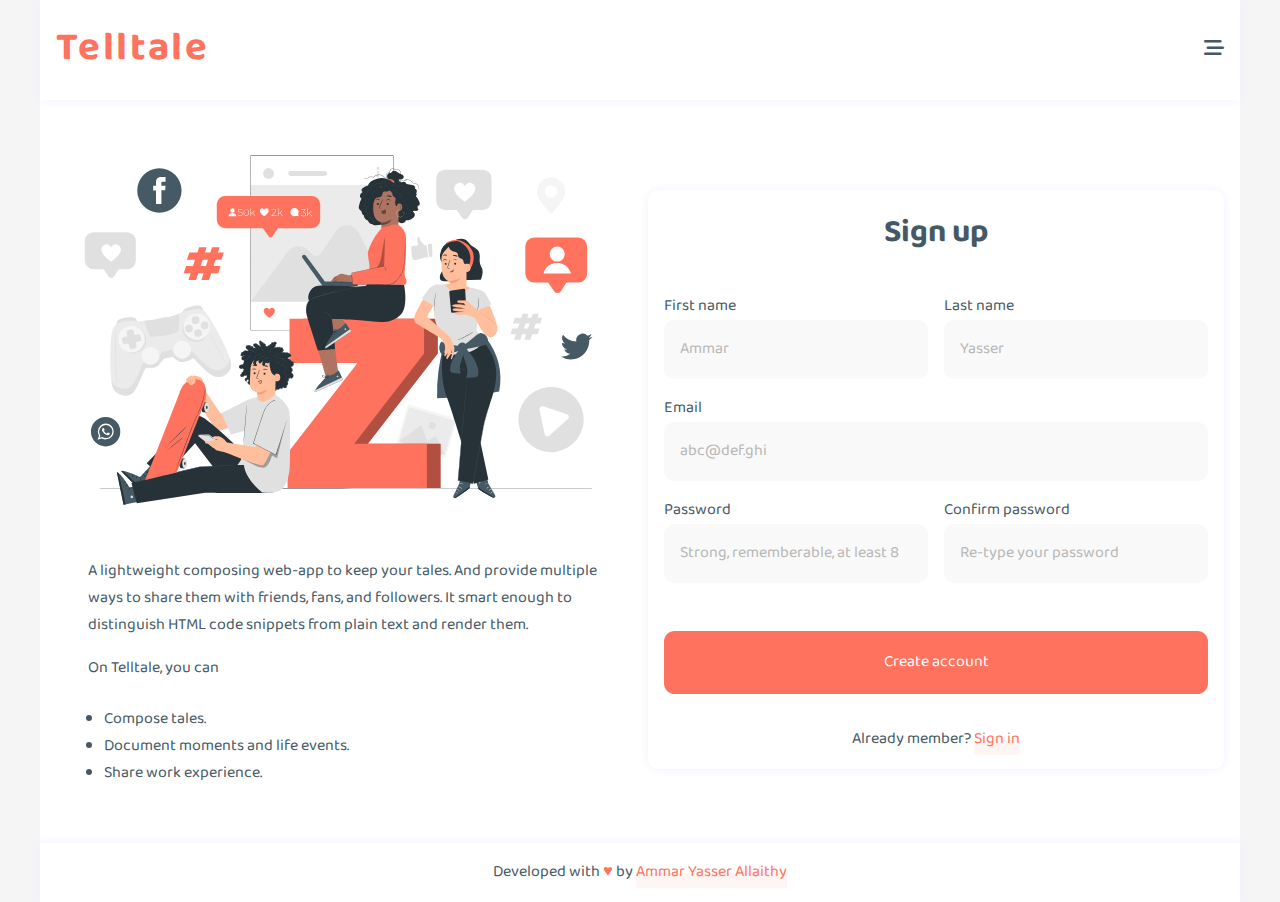
<file: index.html>
<!doctype html>
<html lang="en">

<head>
  <meta charset="UTF-8" />
  <meta name="viewport" content="width=device-width, initial-scale=1" />

  <title>Telltale</title>

  <link rel="shortcut icon" href="/assets/images/logo.png" type="image/x-icon">
  <link rel="stylesheet" href="index.css" />
</head>

<body>
  <header class="app-header">
    <h1 class="app-name">Telltale</h1>

    <span>
      <i class="fa fa-lg fa-bars-staggered"></i>
    </span>
  </header>

  <section class="page-wrapper">
    <section>
      <p>
        <img src="/assets/images/vector.svg" class="logo vector" />
      </p>

      <article class="pd">
        <p class="mg">
          A lightweight composing web-app to keep your tales. And provide multiple ways to share them with friends,
          fans, and followers.
          It smart enough to distinguish HTML code snippets from plain text and render them.
        </p>

        <p class="mg">
          On Telltale, you can
        <ul class="mg">
          <li>Compose tales.</li>
          <li>Document moments and life events.</li>
          <li>Share work experience.</li>
        </ul>
        </p>
      </article>
    </section>

    <section class="pd header-shadow form-container">
      <h1 class="center page-title">Sign up</h1>

      <form>
        <section class="flex">
          <div class="form-field">
            <label for="firstInp">First name</label>

            <input type="text" id="firstInp" class="input" placeholder="Ammar" required />
          </div>

          <div class="form-field">
            <label for="lastInp">Last name</label>

            <input type="text" id="lastInp" class="input" placeholder="Yasser" required />
          </div>
        </section>

        <div class="form-field">
          <label for="emailInp">Email</label>

          <input type="email" id="emailInp" class="input" placeholder="abc@def.ghi" required />
        </div>

        <section class="flex only-in-wide">
          <div class="form-field">
            <label for="pwdInp">Password</label>

            <input type="password" pattern=".{8,}" id="pwdInp" class="input"
              placeholder="Strong, rememberable, at least 8" required />
          </div>

          <div class="form-field">
            <label for="confPwdInp">Confirm password</label>

            <input type="password" pattern=".{8,}" id="confPwdInp" class="input" placeholder="Re-type your password"
              required />
          </div>
        </section>

        <input type="submit" class="btn primary" value="Create account" />
      </form>

      <article class="center">Already member? <a href="/signin/">Sign in</a></article>
    </section>
  </section>

  <footer class="pd center header-shadow">
    Developed with <span class="clr bold">&hearts;</span> by <a href="https://github.com/AmmarYasserAllaithy">Ammar
      Yasser Allaithy</a>
  </footer>


  <script src="https://ammaryasserallaithy.github.io/arkit.js/index.js"></script>
  <script src="/helper.js"></script>
  <script src="index.js"></script>
</body>

</html>
</file>
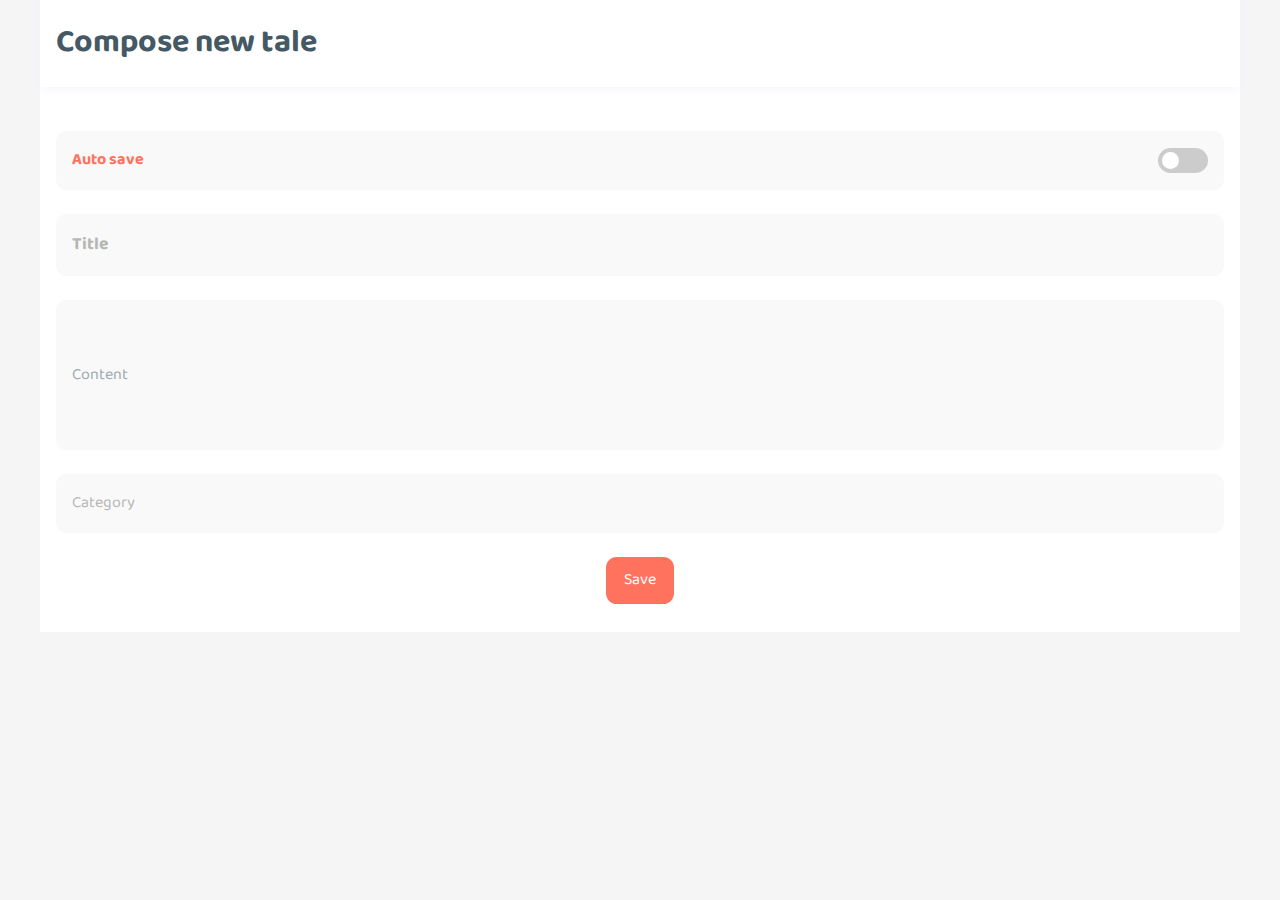
<file: compose/index.html>
<!doctype html>
<html lang="en">

<head>
  <meta charset="UTF-8" />
  <meta name="viewport" content="width=device-width, initial-scale=1" />

  <title>Composer</title>

  <link rel="shortcut icon" href="../assets/images/logo.png" type="image/x-icon">
  <link rel="stylesheet" href="style.css" />
</head>

<body>
  <header class="app-header">
    <h2 class="page-title">Compose new tale</h2>
  </header>

  <form class="page-wrapper">
    <div class="input clr flex-sb auto-save">
      <p class="bold">Auto save</p>

      <p class="flex toggle-wrapper">
        <span class="clr" id="save-status"></span>

        <!-- Rounded switch -->
        <label class="switch">
          <input type="checkbox" id="autosavecheck">
          <span class="slider round"></span>
        </label>
      </p>
    </div>

    <input type="text" placeholder="Title" class="input bold title" required />

    <article contenteditable="true" class="input content empty" required></article>

    <input type="text" placeholder="Category" class="input category" required />

    <input type="submit" class="btn primary" value="Save" />
  </form>


  <script src="https://ammaryasserallaithy.github.io/arkit.js/index.js"></script>
  <script src="../helper.js"></script>
  <script src="main.js"></script>
</body>

</html>
</file>
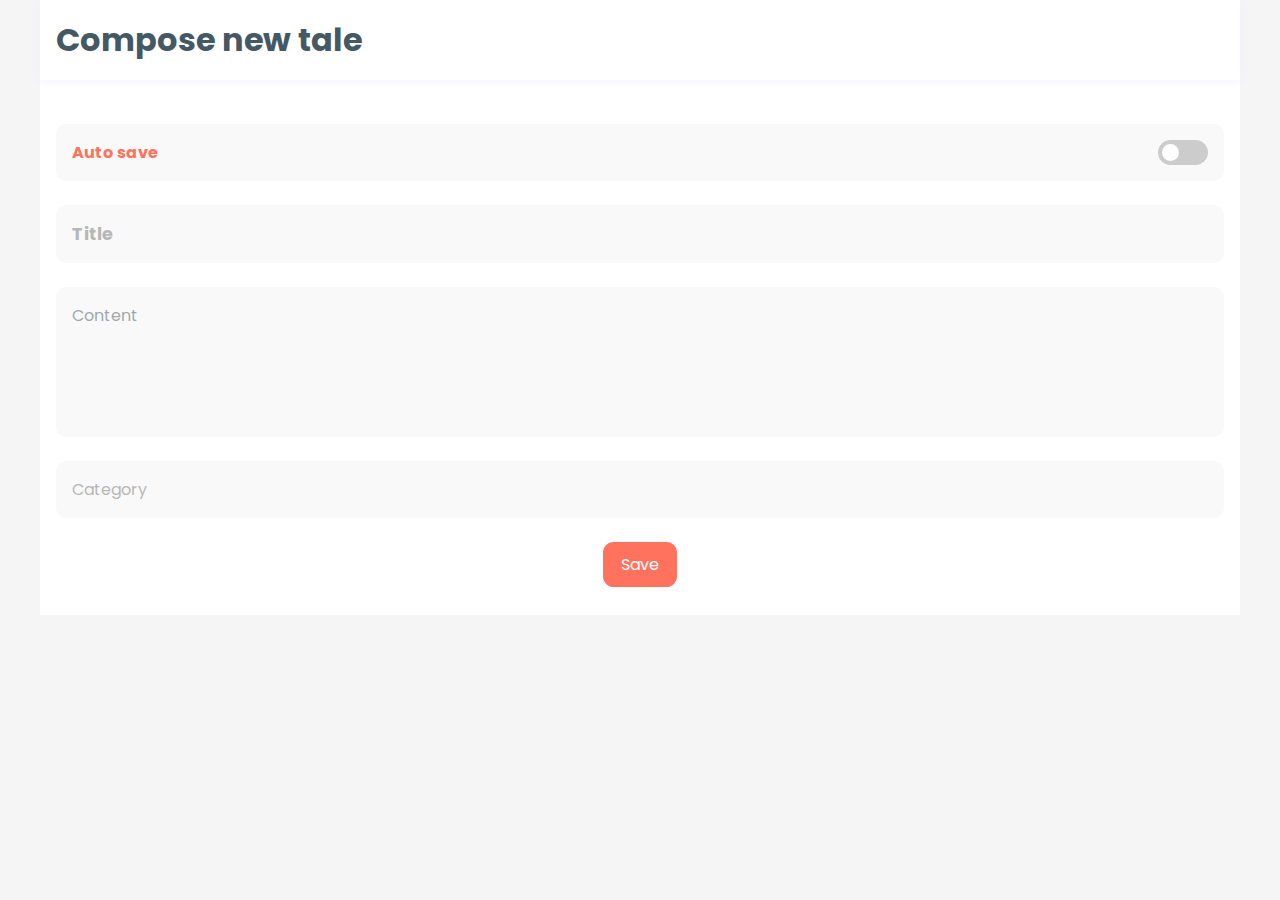
<file: editor/index.html>
<!doctype html>
<html lang="en">

<head>
  <meta charset="UTF-8" />
  <meta name="viewport" content="width=device-width, initial-scale=1" />

  <title>Composer</title>

  <link rel="shortcut icon" href="../_assets/images/logo.png" type="image/x-icon">
  <link rel="stylesheet" href="style.css" />
</head>

<body>
  <header class="app-header">
    <h2 class="page-title">Compose new tale</h2>
  </header>

  <form class="page-wrapper">
    <div class="input clr flex-sb auto-save">
      <p class="bold">Auto save</p>

      <p class="flex toggle-wrapper">
        <span class="clr" id="save-status"></span>

        <!-- Rounded switch -->
        <label class="switch">
          <input type="checkbox" id="autosavecheck">
          <span class="slider round"></span>
        </label>
      </p>
    </div>

    <input type="text" placeholder="Title" class="input bold title" required />

    <article contenteditable="true" class="input content empty" required></article>

    <input type="text" placeholder="Category" class="input category" required />

    <input type="submit" class="btn primary" value="Save" />
  </form>


  <script type="module" src="main.js"></script>
</body>

</html>
</file>
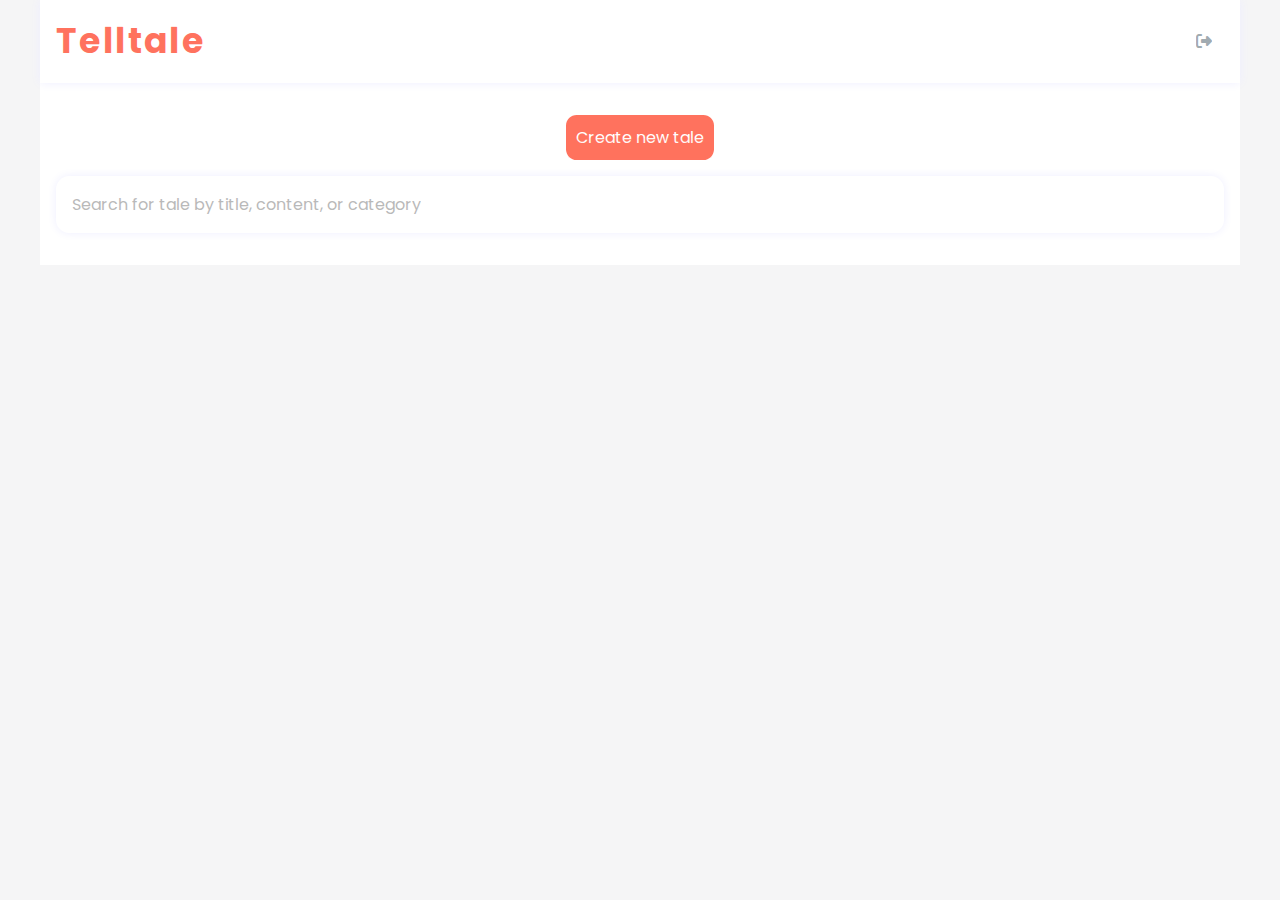
<file: my-tales/index.html>
<!doctype html>
<html lang="en">

<head>
  <meta charset="UTF-8" />
  <meta name="viewport" content="width=device-width, initial-scale=1" />

  <title>Telltale</title>

  <link rel="shortcut icon" href="../_assets/images/logo.png" type="image/x-icon">
  <link rel="stylesheet" href="style.css" />
</head>

<body>
  <header class="app-header">
    <h1 class="app-name">Telltale</h1>

    <div class="flex">
      <p class="bold username"></p>

      <span class="dim logout">
        <i class="fa fa-sign-out-alt"></i>
      </span>
    </div>
  </header>

  <section class="page-wrapper">
    <section class="btn-container">
      <a href="../editor/" class="btn primary">Create new tale</a>
    </section>

    <section class="mg-auto header-shadow search-holder">
      <input type="search" placeholder="Search for tale by title, content, or category" class="input search-bar" />
    </section>

    <section class="tales-container"></section>
  </section>


  <script src="https://ammaryasserallaithy.github.io/arkit.js/index.js"></script>
  <script type="module" src="main.js"></script>
</body>

</html>
</file>
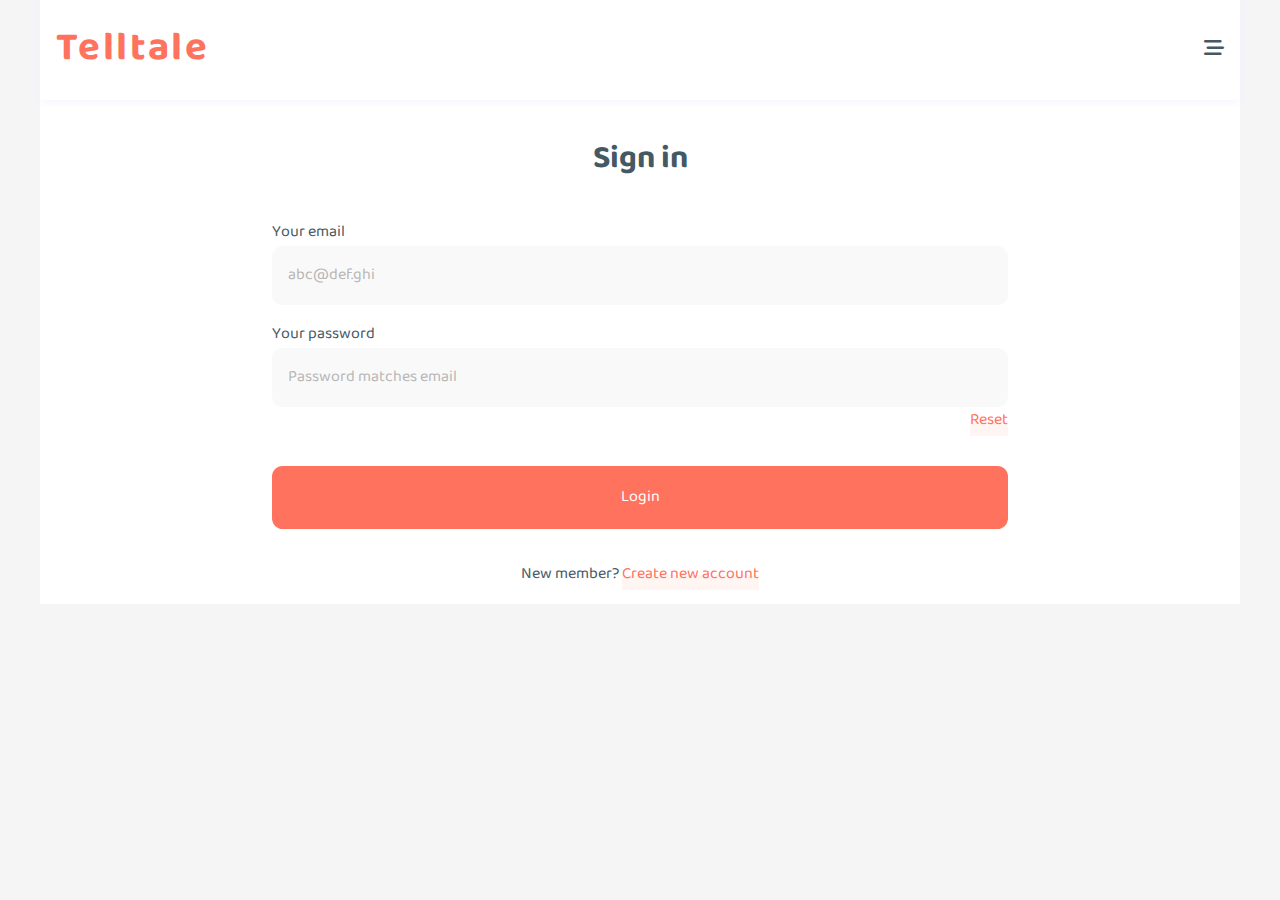
<file: signin/index.html>
<!doctype html>
<html lang="en">

<head>
  <meta charset="UTF-8" />
  <meta name="viewport" content="width=device-width, initial-scale=1" />

  <title>Sign in</title>

  <link rel="shortcut icon" href="../assets/images/logo.png" type="image/x-icon">
  <link rel="stylesheet" href="style.css" />
</head>

<body>
  <header class="app-header">
    <h1 class="app-name">Telltale</h1>

    <span>
      <i class="fa fa-lg fa-bars-staggered"></i>
    </span>
  </header>

  <section class="page-wrapper">
    <h2 class="page-title center">Sign in</h2>

    <form class="mg-auto pd">
      <div class="form-field">
        <label for="emailInp">Your email</label>

        <input type="email" id="emailInp" class="input" placeholder="abc@def.ghi" required />
      </div>

      <div class="form-field">
        <label for="pwdInp">Your password</label>

        <input type="password" id="pwdInp" class="input" placeholder="Password matches email" required />

        <p class="reset">
          <a href=".">Reset</a>
        </p>
      </div>

      <input type="submit" class="btn primary" value="Login" />
    </form>

    <article class="center">
      New member? <a href="../">Create new account</a>
    </article>
  </section>


  <script src="https://ammaryasserallaithy.github.io/arkit.js/index.js"></script>
  <script src="../helper.js"></script>
  <script src="main.js"></script>
</body>

</html>
</file>
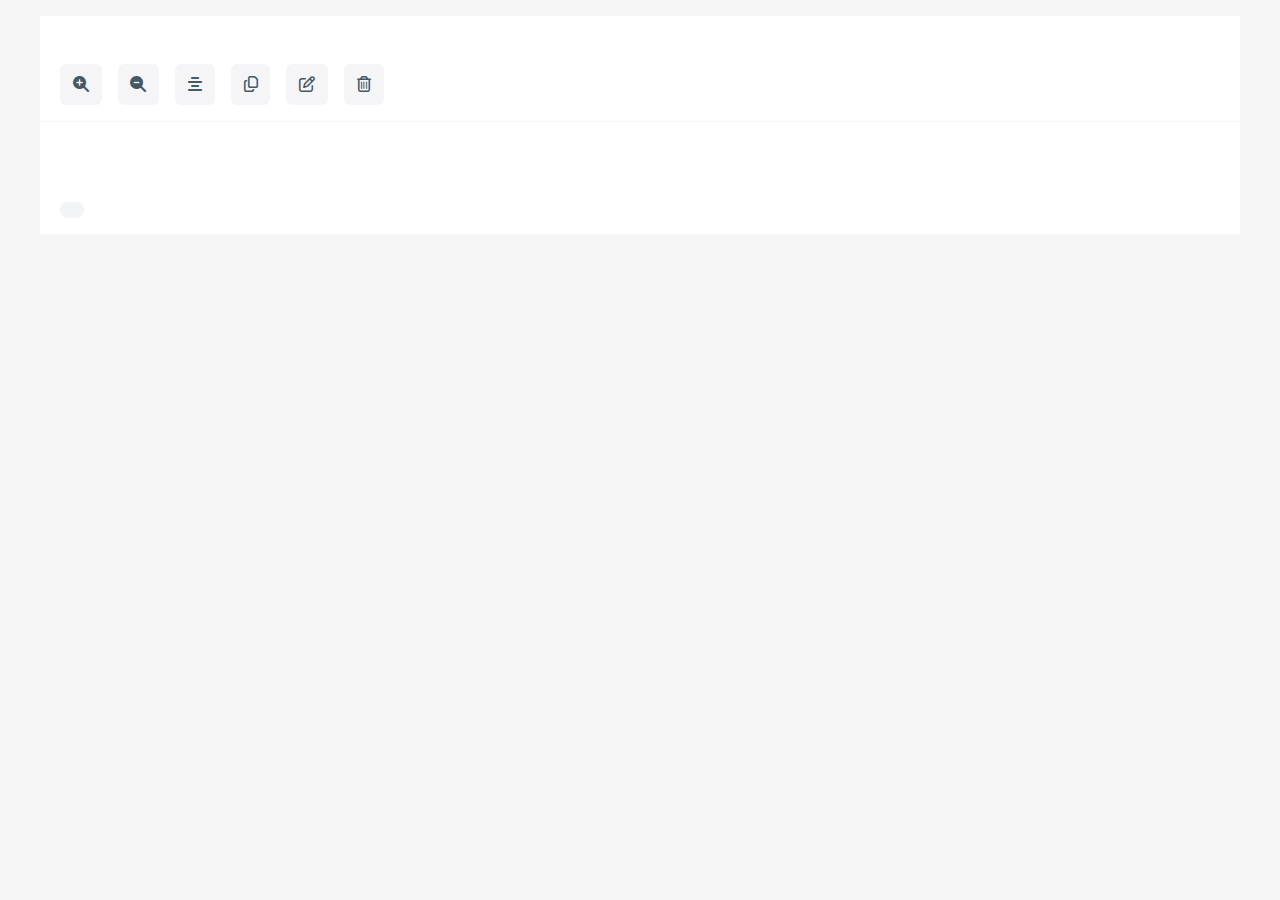
<file: tale/index.html>
<!doctype html>
<html lang="en">

<head>
  <meta charset="UTF-8" />
  <meta name="viewport" content="width=device-width, initial-scale=1" />

  <title>Telltale</title>

  <link rel="shortcut icon" href="../_assets/images/logo.png" type="image/x-icon">
  <link rel="stylesheet" href="style.css" />
</head>

<body>
  <header class="flex-sb" dir="auto">
    <h1 class="title"></h1>

    <p class="date"></p>

    <section class="flex ctrl-holder">
      <span class="ctrl max">
        <i class="fa fa-magnifying-glass-plus"></i>
      </span>

      <span class="ctrl min">
        <i class="fa fa-magnifying-glass-minus"></i>
      </span>

      <span class="ctrl align">
        <i class="fa fa-align-center"></i>
      </span>

      <span class="ctrl copy">
        <i class="far fa-copy"></i>
      </span>

      <span class="ctrl edit">
        <i class="far fa-pen-to-square"></i>
      </span>

      <span class="ctrl delete">
        <i class="far fa-trash-alt"></i>
      </span>
    </section>
  </header>

  <article class="content"></article>

  <div class="flex" dir="auto">
    <span class="cat"></span>
  </div>


  <script type="module" src="main.js"></script>
</body>

</html>
</file>
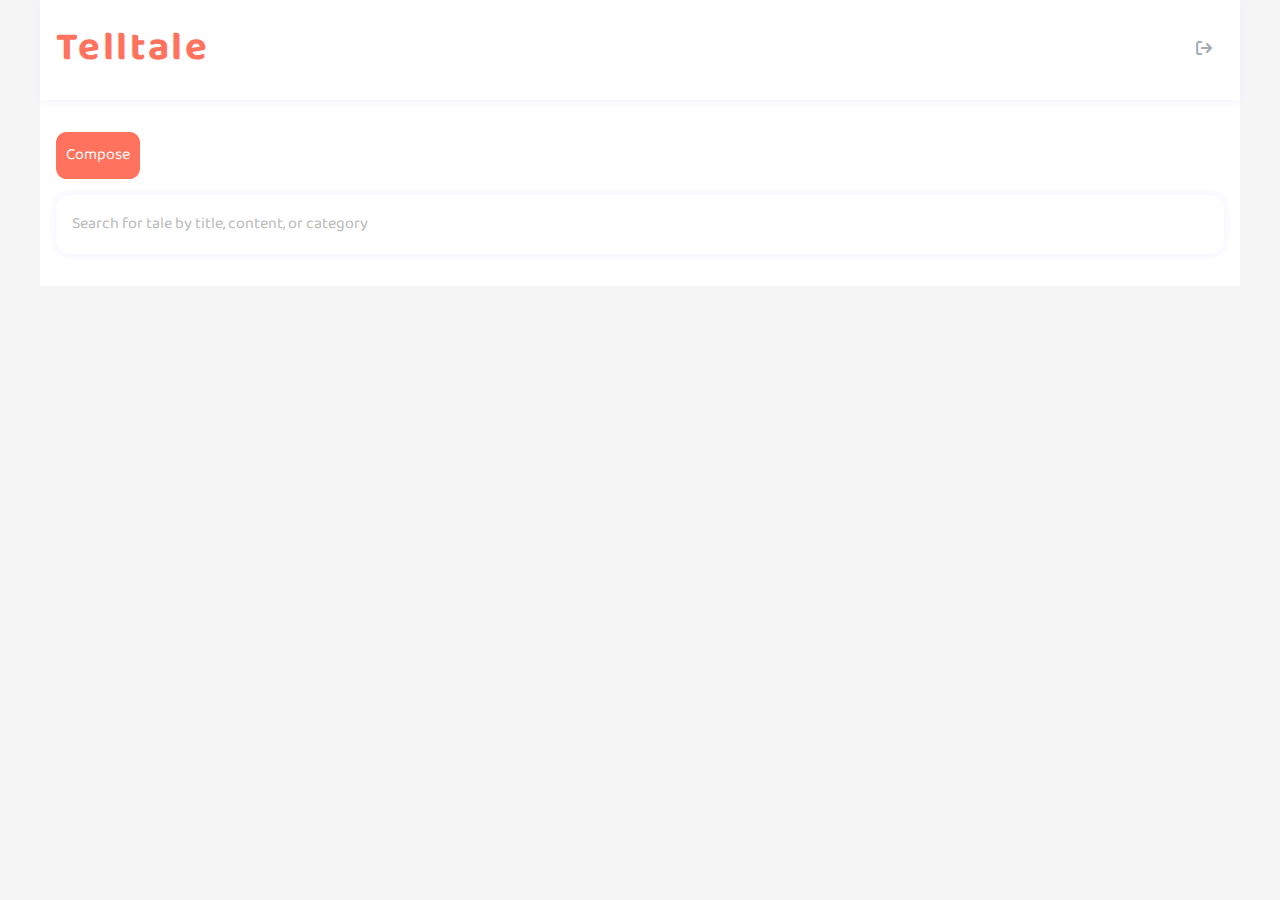
<file: tales/index.html>
<!doctype html>
<html lang="en">

<head>
  <meta charset="UTF-8" />
  <meta name="viewport" content="width=device-width, initial-scale=1" />

  <title>Telltale</title>

  <link rel="shortcut icon" href="/assets/images/logo.png" type="image/x-icon">
  <link rel="stylesheet" href="style.css" />
</head>

<body>
  <header class="app-header">
    <h1 class="app-name">Telltale</h1>

    <div class="flex">
      <p class="bold username"></p>

      <span class="dim logout">
        <i class="fa fa-sign-out"></i>
      </span>
    </div>
  </header>

  <section class="page-wrapper">
    <section>
      <a href="/compose/" class="btn primary">Compose</a>
    </section>

    <section class="mg-auto header-shadow search-holder">
      <input type="search" placeholder="Search for tale by title, content, or category" class="input search-bar" />
    </section>

    <section class="tales-container"></section>
  </section>


  <script src="https://ammaryasserallaithy.github.io/arkit.js/index.js"></script>
  <script src="/helper.js"></script>
  <script src="main.js"></script>
</body>

</html>
</file>
<file: index.css>
@import 'signin/style.css';

.vector {
  width: 100%;
}

ul {
  padding-left: 1rem;
}

.form-container {
  border-radius: 8pt;
}

.flex {
  gap: 1rem;
}

.flex>* {
  flex-grow: 1;
}


@media screen and (min-width: 768px) {
  .page-wrapper {
    display: flex;
    gap: 1rem;
    place-items: center;
    place-content: space-evenly;
  }

  .page-wrapper>* {
    flex-grow: 1;
    flex-basis: 45%;
  }
}

@media screen and (max-width: 768px) {
  footer.flex-sb {
    display: none;
    text-align: center;
  }
}
</file>
<file: compose/style.css>
@import '../assets/style/base.css';


form>* {
  margin: 0.75rem auto;
}

.input:focus {
  box-shadow: 0 0 10px var(--shadow-color) inset;
}

.toggle-wrapper {
  gap: 1rem;
}

.title {
  font-size: 1.1rem;
}

.content {
  white-space: pre-line;
  position: relative;
  min-height: 150px;
}

.content.empty:before {
  position: absolute;
  top: 50%;
  left: 1rem;
  content: 'Content';
  opacity: 0.5;
  transform: translateY(-50%);
}

input.btn.primary {
  width: auto;
  padding: .5rem 1rem;
}


/* The switch - the box around the slider */
.switch {
  position: relative;
  display: inline-block;
  width: 50px;
  height: 25px;
}

/* Hide default HTML checkbox */
.switch input {
  opacity: 0;
  width: 0;
  height: 0;
}

/* The slider */
.slider {
  position: absolute;
  cursor: pointer;
  top: 0;
  left: 0;
  right: 0;
  bottom: 0;
  background-color: #ccc;
  -webkit-transition: .4s;
  transition: .4s;
}

.slider:before {
  position: absolute;
  content: "";
  height: 17px;
  width: 17px;
  left: 4px;
  bottom: 4px;
  background-color: white;
  -webkit-transition: .4s;
  transition: .4s;
}

input:checked+.slider {
  background-color: #ff725e;
}

input:focus+.slider {
  box-shadow: 0 0 1px #ff725e;
}

input:checked+.slider:before {
  -webkit-transform: translateX(25px);
  -ms-transform: translateX(25px);
  transform: translateX(25px);
}

/* Rounded sliders */
.slider.round {
  border-radius: 34px;
}

.slider.round:before {
  border-radius: 50%;
}
</file>
<file: editor/style.css>
@import "../_assets/style/base.css";

form > * {
  margin: 0.75rem auto;
}

.input:focus {
  box-shadow: 0 0 10px var(--shadow-color) inset;
}

.toggle-wrapper {
  gap: 1rem;
}

.title {
  font-size: 1.1rem;
}

.content {
  white-space: pre-line;
  position: relative;
  min-height: 150px;
}

.content.empty:before {
  position: absolute;
  top: 1rem;
  left: 1rem;
  content: "Content";
  opacity: 0.5;
}

input.btn.primary {
  width: auto;
  padding: 0.5rem 1rem;
}

/* The switch - the box around the slider */
.switch {
  position: relative;
  display: inline-block;
  width: 50px;
  height: 25px;
}

/* Hide default HTML checkbox */
.switch input {
  opacity: 0;
  width: 0;
  height: 0;
}

/* The slider */
.slider {
  position: absolute;
  cursor: pointer;
  top: 0;
  left: 0;
  right: 0;
  bottom: 0;
  background-color: #ccc;
  -webkit-transition: 0.4s;
  transition: 0.4s;
}

.slider:before {
  position: absolute;
  content: "";
  height: 17px;
  width: 17px;
  left: 4px;
  bottom: 4px;
  background-color: white;
  -webkit-transition: 0.4s;
  transition: 0.4s;
}

input:checked + .slider {
  background-color: #ff725e;
}

input:focus + .slider {
  box-shadow: 0 0 1px #ff725e;
}

input:checked + .slider:before {
  -webkit-transform: translateX(25px);
  -ms-transform: translateX(25px);
  transform: translateX(25px);
}

/* Rounded sliders */
.slider.round {
  border-radius: 34px;
}

.slider.round:before {
  border-radius: 50%;
}
</file>
<file: my-tales/style.css>
@import "../_assets/style/base.css";

.username,
.logout {
  cursor: pointer;
}

.logout {
  padding: 0 0.75rem;
}

/*  */

.search-holder,
.tale {
  border-radius: 10pt;
  overflow: hidden;
}

.search-bar {
  background: transparent;
}

.tale {
  cursor: pointer;
}

.tale > * {
  padding: 0.35rem 1rem;
}

/*  */

.btn-container {
  text-align: center;
}

.btn {
  width: auto;
  display: inline-block;
  padding: 0.5rem;
}

/*  */

@media screen and (min-width: 768px) {
  .tales-container {
    display: flex;
    flex-wrap: wrap;
    gap: 1rem;
    place-content: center;
  }

  .tale {
    margin: 0;
    flex-basis: 300px;
    flex-grow: 1;
    max-width: 50%;
  }
}
</file>
<file: signin/style.css>
@import "../assets/style/base.css";

form {
  max-width: 768px;
  margin: 2rem auto;
}

.form-field {
  margin-bottom: 1rem;
}

.form-field > * {
  display: block;
}

.btn {
  margin-top: 2rem;
}

.reset {
  text-align: right;
}

@media screen and (max-width: 768px) {
  .only-in-wide {
    display: block;
  }

  .form-field {
    width: 100%;
  }
}
</file>
<file: tale/style.css>
@import "../_assets/style/base.css";

body > * {
  margin: 1rem auto;
  padding: 1rem 1.25rem;
}

header {
  flex-wrap: wrap;
  border-bottom: 1px solid #f5f5f7;
}

.title {
  flex-grow: 1;
  flex-basis: 100%;
  margin-bottom: 2rem;
}

.ctrl-holder,
.content {
  overflow: auto;
}

.ctrl-holder {
  gap: 0.9rem;
}

.ctrl {
  cursor: pointer;
  color: var(--bodyClr);
}

.ctrl:active {
  color: var(--primaryClr);
}

.cat {
  padding: 0.5rem 0.75rem;
  border-radius: 8pt;
  background: var(--bodyLightClr);
}

@media screen and (min-width: 768px) {
  .ctrl-holder {
    gap: 1rem;
  }

  .ctrl {
    display: inline-block;
    padding: 0.5rem 0.8rem;
    background: #f5f5f7;
    border-radius: 6px;
  }
}
</file>
<file: tales/style.css>
@import "../assets/style/base.css";

.username,
.logout {
  cursor: pointer;
}

.logout {
  padding: 0 0.75rem;
}

/*  */

.search-holder,
.tale {
  border-radius: 10pt;
  overflow: hidden;
}

.search-bar {
  background: transparent;
}

.tale {
  cursor: pointer;
}

.tale > * {
  padding: 0.35rem 1rem;
}

/*  */

.btn-container {
  text-align: center;
}

.btn {
  width: auto;
  display: inline-block;
  padding: 0.5rem;
}

/*  */

@media screen and (min-width: 768px) {
  .tales-container {
    display: flex;
    flex-wrap: wrap;
    gap: 1rem;
    place-content: center;
  }

  .tale {
    margin: 0;
    flex-basis: 300px;
    flex-grow: 1;
    max-width: 50%;
  }
}
</file>
